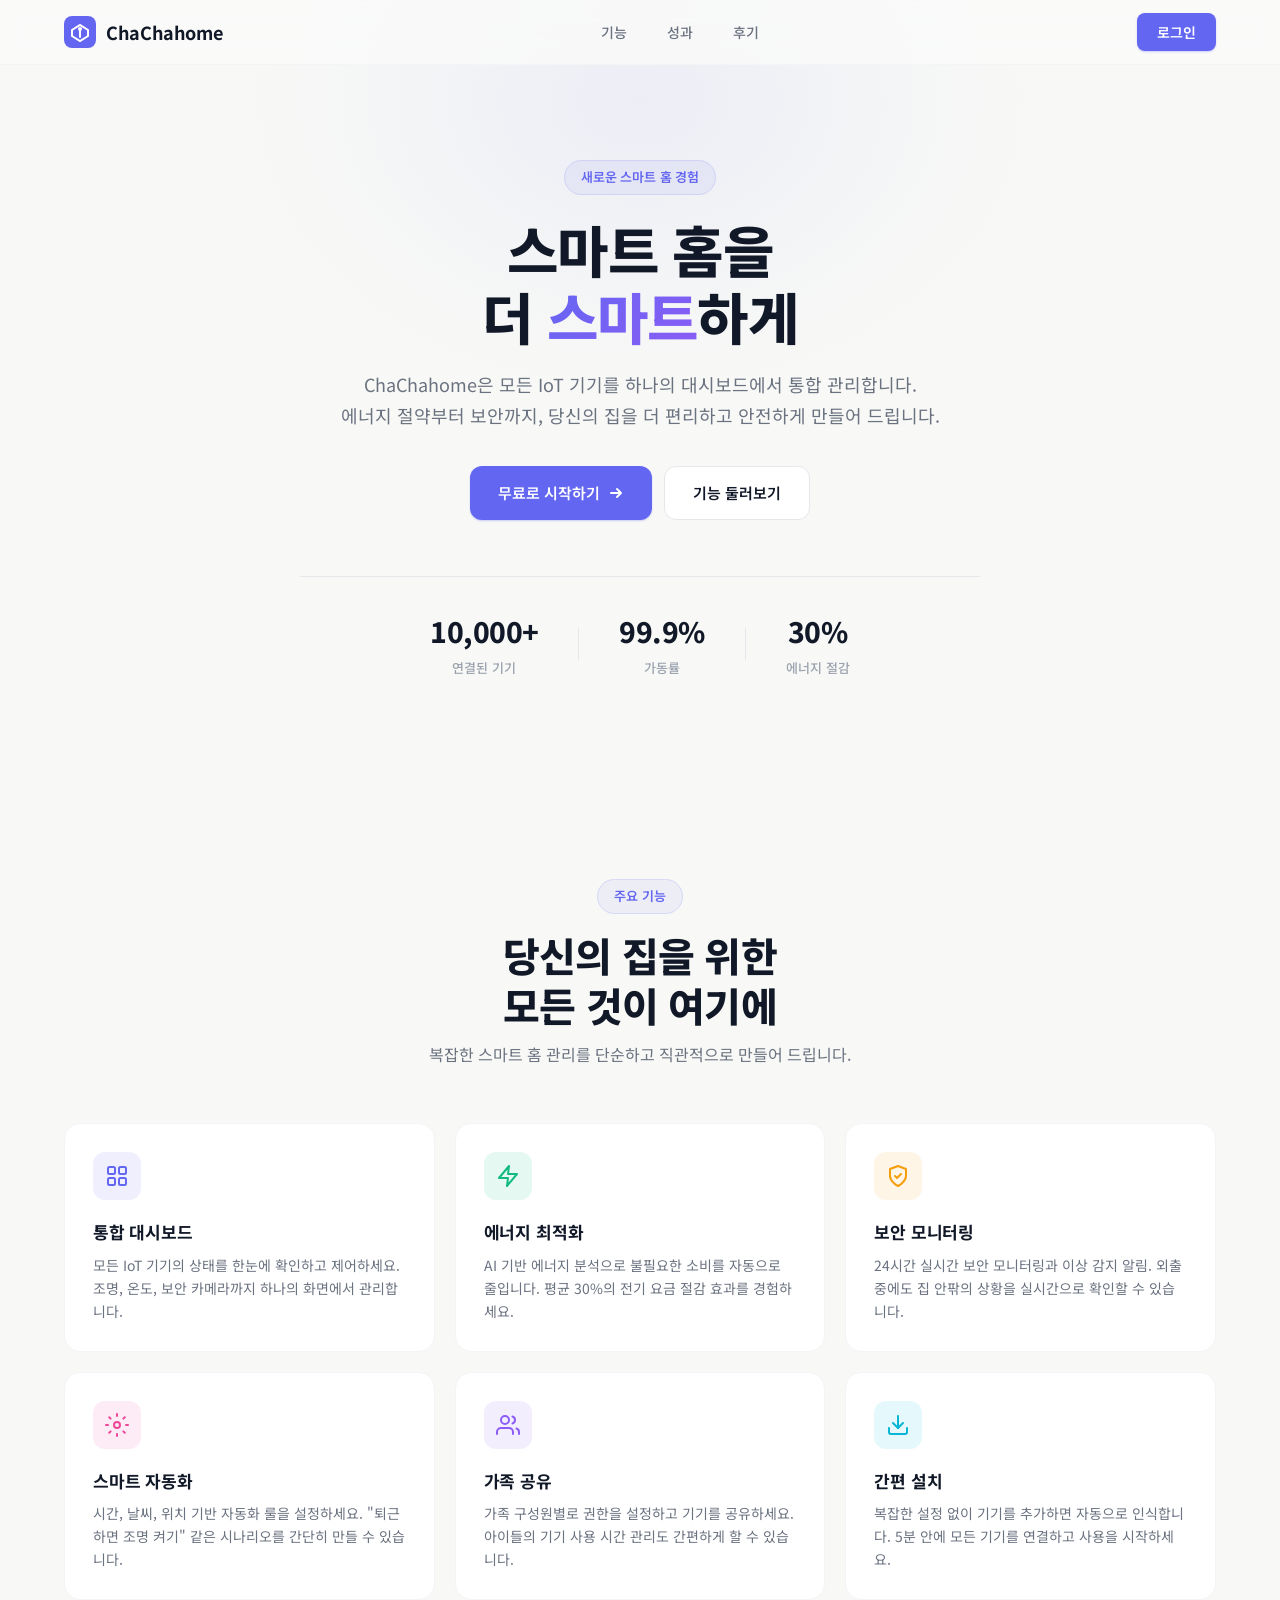
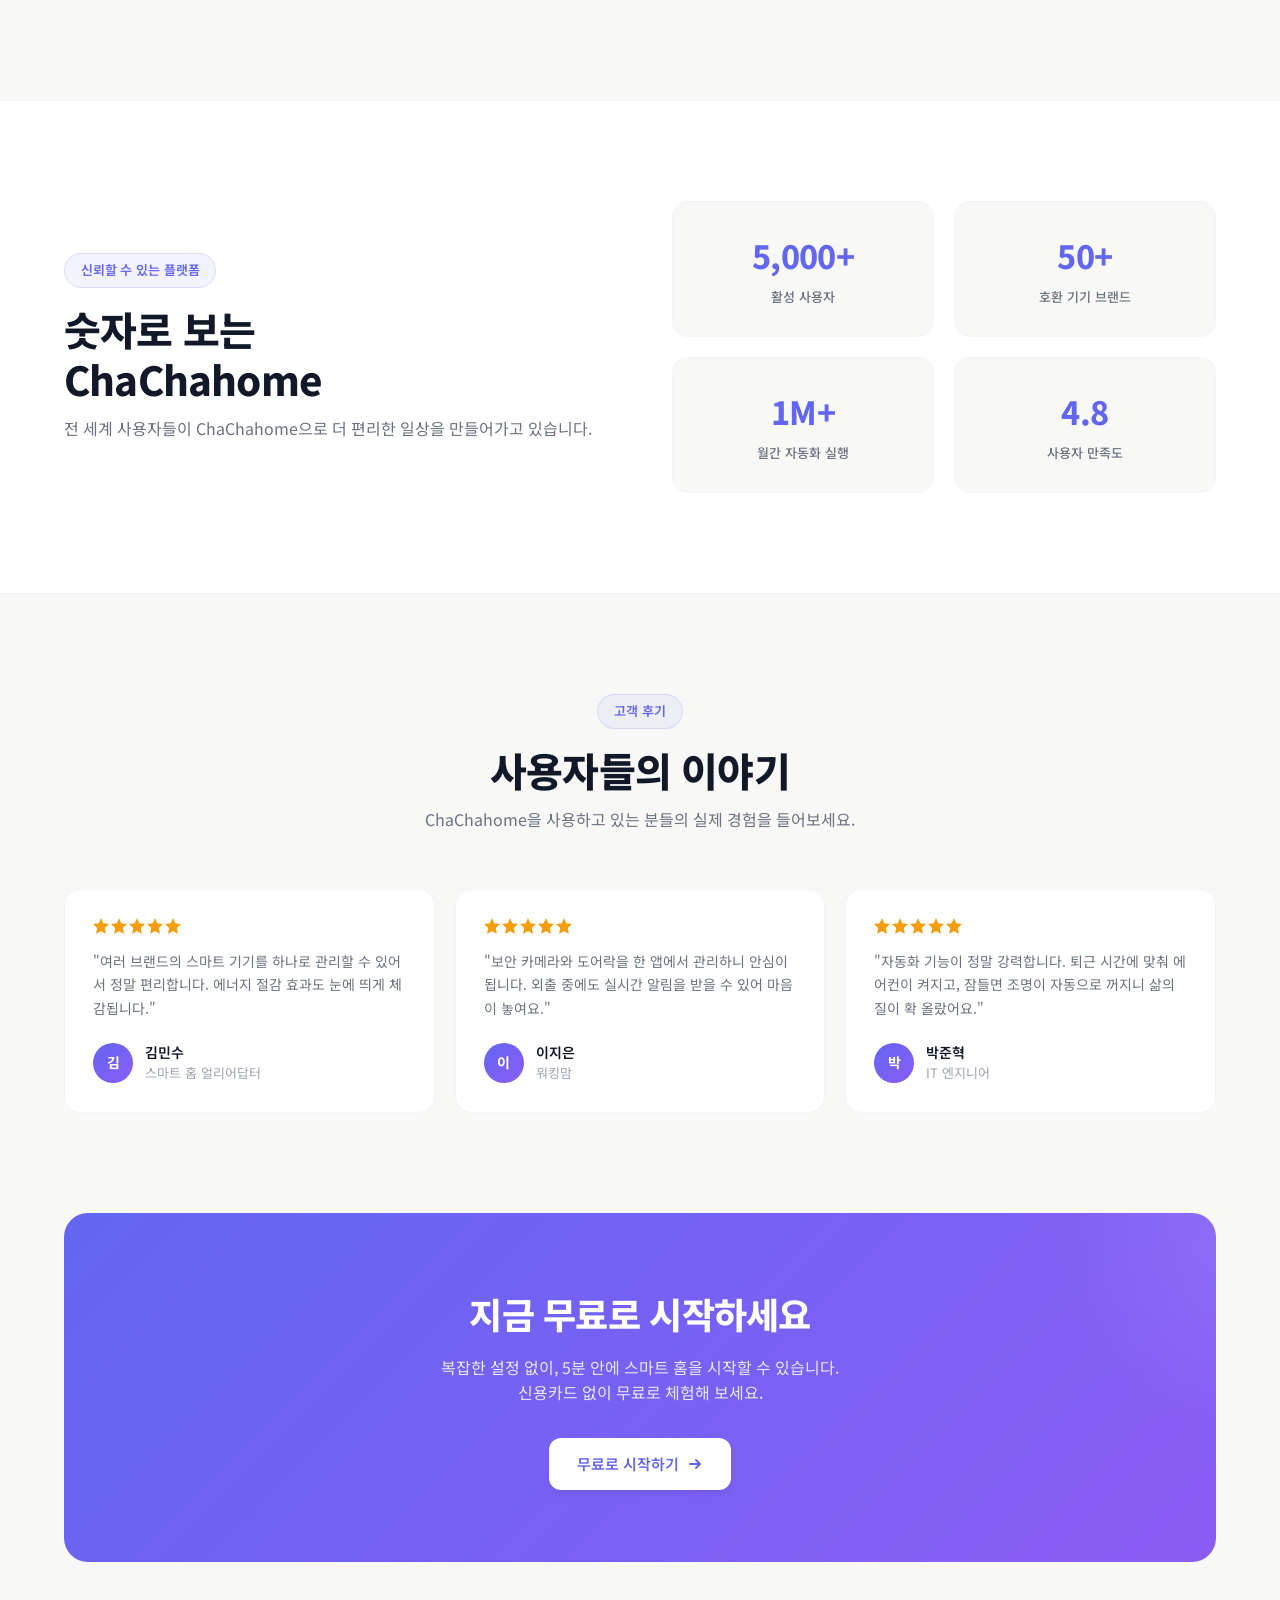
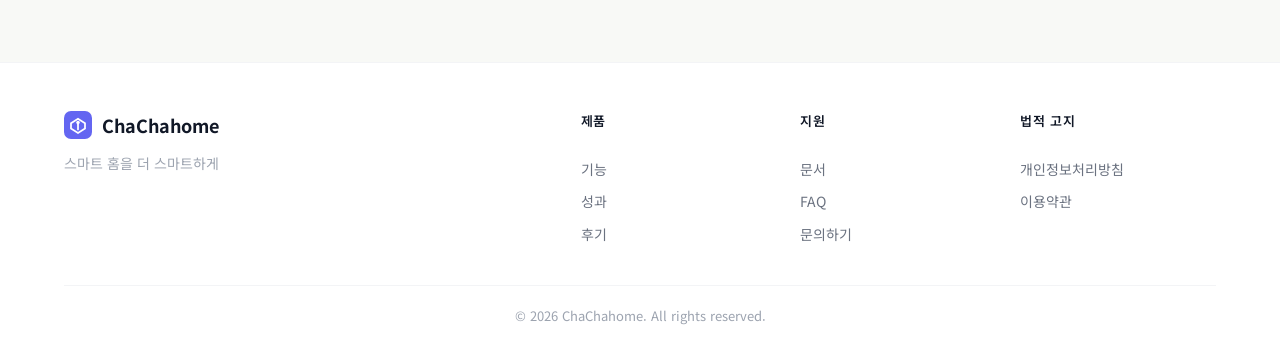
<file: index.html>
<!DOCTYPE html>
<html lang="ko">
<head>
  <meta charset="UTF-8">
  <meta name="viewport" content="width=device-width, initial-scale=1.0">
  <title>ChaChahome - 스마트 홈을 더 스마트하게</title>
  <meta name="description" content="ChaChahome은 IoT 기기를 통합 관리하고, 에너지를 절약하며, 집을 더 편리하게 만들어주는 스마트 홈 플랫폼입니다.">
  <link rel="preconnect" href="https://fonts.googleapis.com">
  <link rel="preconnect" href="https://fonts.gstatic.com" crossorigin>
  <link href="https://fonts.googleapis.com/css2?family=Noto+Sans+KR:wght@400;500;600;700;800&display=swap" rel="stylesheet">
  <link rel="stylesheet" href="css/style.css">
</head>
<body>
  <!-- Navbar -->
  <nav class="navbar" id="navbar">
    <div class="container navbar-inner">
      <a href="/" class="logo">
        <svg class="logo-icon" width="32" height="32" viewBox="0 0 32 32" fill="none">
          <rect width="32" height="32" rx="8" fill="url(#logo-grad)"/>
          <path d="M8 20V14L16 9L24 14V20L16 25L8 20Z" stroke="white" stroke-width="2" fill="none"/>
          <path d="M16 15V21" stroke="white" stroke-width="2" stroke-linecap="round"/>
          <circle cx="16" cy="13" r="2" fill="white"/>
          <defs>
            <linearGradient id="logo-grad" x1="0" y1="0" x2="32" y2="32">
              <stop stop-color="#6366F1"/>
              <stop offset="1" stop-color="#8B5CF6"/>
            </linearGradient>
          </defs>
        </svg>
        <span class="logo-text">ChaChahome</span>
      </a>
      <div class="nav-links" id="navLinks">
        <a href="#features" class="nav-link">기능</a>
        <a href="#stats" class="nav-link">성과</a>
        <a href="#testimonials" class="nav-link">후기</a>
      </div>
      <div class="nav-actions">
        <a href="/oauth2/sign_in" class="btn btn-primary btn-sm">로그인</a>
        <button class="mobile-menu-btn" id="mobileMenuBtn" aria-label="메뉴 열기">
          <span></span>
          <span></span>
          <span></span>
        </button>
      </div>
    </div>
  </nav>

  <!-- Hero -->
  <section class="hero">
    <div class="container">
      <div class="hero-content">
        <span class="badge">새로운 스마트 홈 경험</span>
        <h1 class="hero-title">
          스마트 홈을<br>
          더 <span class="text-gradient">스마트</span>하게
        </h1>
        <p class="hero-desc">
          ChaChahome은 모든 IoT 기기를 하나의 대시보드에서 통합 관리합니다.<br class="desktop-only">
          에너지 절약부터 보안까지, 당신의 집을 더 편리하고 안전하게 만들어 드립니다.
        </p>
        <div class="hero-actions">
          <a href="/oauth2/sign_in" class="btn btn-primary btn-lg">
            무료로 시작하기
            <svg width="16" height="16" viewBox="0 0 16 16" fill="none">
              <path d="M3 8H13M13 8L9 4M13 8L9 12" stroke="currentColor" stroke-width="2" stroke-linecap="round" stroke-linejoin="round"/>
            </svg>
          </a>
          <a href="#features" class="btn btn-outline btn-lg">기능 둘러보기</a>
        </div>
        <div class="hero-stats">
          <div class="stat">
            <span class="stat-number">10,000+</span>
            <span class="stat-label">연결된 기기</span>
          </div>
          <div class="stat-divider"></div>
          <div class="stat">
            <span class="stat-number">99.9%</span>
            <span class="stat-label">가동률</span>
          </div>
          <div class="stat-divider"></div>
          <div class="stat">
            <span class="stat-number">30%</span>
            <span class="stat-label">에너지 절감</span>
          </div>
        </div>
      </div>
    </div>
    <div class="hero-bg-glow"></div>
  </section>

  <!-- Features -->
  <section class="features" id="features">
    <div class="container">
      <div class="section-header">
        <span class="badge">주요 기능</span>
        <h2 class="section-title">당신의 집을 위한<br>모든 것이 여기에</h2>
        <p class="section-desc">복잡한 스마트 홈 관리를 단순하고 직관적으로 만들어 드립니다.</p>
      </div>
      <div class="features-grid">
        <div class="feature-card">
          <div class="feature-icon" style="--icon-color: #6366F1; --icon-bg: rgba(99,102,241,0.1)">
            <svg width="24" height="24" viewBox="0 0 24 24" fill="none">
              <rect x="3" y="3" width="7" height="7" rx="1.5" stroke="currentColor" stroke-width="2"/>
              <rect x="14" y="3" width="7" height="7" rx="1.5" stroke="currentColor" stroke-width="2"/>
              <rect x="3" y="14" width="7" height="7" rx="1.5" stroke="currentColor" stroke-width="2"/>
              <rect x="14" y="14" width="7" height="7" rx="1.5" stroke="currentColor" stroke-width="2"/>
            </svg>
          </div>
          <h3 class="feature-title">통합 대시보드</h3>
          <p class="feature-desc">모든 IoT 기기의 상태를 한눈에 확인하고 제어하세요. 조명, 온도, 보안 카메라까지 하나의 화면에서 관리합니다.</p>
        </div>
        <div class="feature-card">
          <div class="feature-icon" style="--icon-color: #10B981; --icon-bg: rgba(16,185,129,0.1)">
            <svg width="24" height="24" viewBox="0 0 24 24" fill="none">
              <path d="M13 2L3 14H12L11 22L21 10H12L13 2Z" stroke="currentColor" stroke-width="2" stroke-linecap="round" stroke-linejoin="round"/>
            </svg>
          </div>
          <h3 class="feature-title">에너지 최적화</h3>
          <p class="feature-desc">AI 기반 에너지 분석으로 불필요한 소비를 자동으로 줄입니다. 평균 30%의 전기 요금 절감 효과를 경험하세요.</p>
        </div>
        <div class="feature-card">
          <div class="feature-icon" style="--icon-color: #F59E0B; --icon-bg: rgba(245,158,11,0.1)">
            <svg width="24" height="24" viewBox="0 0 24 24" fill="none">
              <path d="M12 22C12 22 20 18 20 12V5L12 2L4 5V12C4 18 12 22 12 22Z" stroke="currentColor" stroke-width="2" stroke-linecap="round" stroke-linejoin="round"/>
              <path d="M9 12L11 14L15 10" stroke="currentColor" stroke-width="2" stroke-linecap="round" stroke-linejoin="round"/>
            </svg>
          </div>
          <h3 class="feature-title">보안 모니터링</h3>
          <p class="feature-desc">24시간 실시간 보안 모니터링과 이상 감지 알림. 외출 중에도 집 안팎의 상황을 실시간으로 확인할 수 있습니다.</p>
        </div>
        <div class="feature-card">
          <div class="feature-icon" style="--icon-color: #EC4899; --icon-bg: rgba(236,72,153,0.1)">
            <svg width="24" height="24" viewBox="0 0 24 24" fill="none">
              <circle cx="12" cy="12" r="3" stroke="currentColor" stroke-width="2"/>
              <path d="M12 1V3M12 21V23M4.22 4.22L5.64 5.64M18.36 18.36L19.78 19.78M1 12H3M21 12H23M4.22 19.78L5.64 18.36M18.36 5.64L19.78 4.22" stroke="currentColor" stroke-width="2" stroke-linecap="round"/>
            </svg>
          </div>
          <h3 class="feature-title">스마트 자동화</h3>
          <p class="feature-desc">시간, 날씨, 위치 기반 자동화 룰을 설정하세요. "퇴근하면 조명 켜기" 같은 시나리오를 간단히 만들 수 있습니다.</p>
        </div>
        <div class="feature-card">
          <div class="feature-icon" style="--icon-color: #8B5CF6; --icon-bg: rgba(139,92,246,0.1)">
            <svg width="24" height="24" viewBox="0 0 24 24" fill="none">
              <path d="M17 21V19C17 16.79 15.21 15 13 15H5C2.79 15 1 16.79 1 19V21" stroke="currentColor" stroke-width="2" stroke-linecap="round"/>
              <circle cx="9" cy="7" r="4" stroke="currentColor" stroke-width="2"/>
              <path d="M23 21V19C23 17.36 21.93 15.96 20.46 15.5" stroke="currentColor" stroke-width="2" stroke-linecap="round"/>
              <path d="M16.46 3.5C17.93 3.96 19 5.36 19 7C19 8.64 17.93 10.04 16.46 10.5" stroke="currentColor" stroke-width="2" stroke-linecap="round"/>
            </svg>
          </div>
          <h3 class="feature-title">가족 공유</h3>
          <p class="feature-desc">가족 구성원별로 권한을 설정하고 기기를 공유하세요. 아이들의 기기 사용 시간 관리도 간편하게 할 수 있습니다.</p>
        </div>
        <div class="feature-card">
          <div class="feature-icon" style="--icon-color: #06B6D4; --icon-bg: rgba(6,182,212,0.1)">
            <svg width="24" height="24" viewBox="0 0 24 24" fill="none">
              <path d="M21 15V19C21 20.1 20.1 21 19 21H5C3.9 21 3 20.1 3 19V15" stroke="currentColor" stroke-width="2" stroke-linecap="round" stroke-linejoin="round"/>
              <path d="M7 10L12 15L17 10" stroke="currentColor" stroke-width="2" stroke-linecap="round" stroke-linejoin="round"/>
              <path d="M12 15V3" stroke="currentColor" stroke-width="2" stroke-linecap="round"/>
            </svg>
          </div>
          <h3 class="feature-title">간편 설치</h3>
          <p class="feature-desc">복잡한 설정 없이 기기를 추가하면 자동으로 인식합니다. 5분 안에 모든 기기를 연결하고 사용을 시작하세요.</p>
        </div>
      </div>
    </div>
  </section>

  <!-- Stats -->
  <section class="stats-section" id="stats">
    <div class="container">
      <div class="stats-grid">
        <div class="stats-content">
          <span class="badge">신뢰할 수 있는 플랫폼</span>
          <h2 class="section-title">숫자로 보는<br>ChaChahome</h2>
          <p class="section-desc">전 세계 사용자들이 ChaChahome으로 더 편리한 일상을 만들어가고 있습니다.</p>
        </div>
        <div class="stats-numbers">
          <div class="stat-card">
            <span class="stat-card-number">5,000+</span>
            <span class="stat-card-label">활성 사용자</span>
          </div>
          <div class="stat-card">
            <span class="stat-card-number">50+</span>
            <span class="stat-card-label">호환 기기 브랜드</span>
          </div>
          <div class="stat-card">
            <span class="stat-card-number">1M+</span>
            <span class="stat-card-label">월간 자동화 실행</span>
          </div>
          <div class="stat-card">
            <span class="stat-card-number">4.8</span>
            <span class="stat-card-label">사용자 만족도</span>
          </div>
        </div>
      </div>
    </div>
  </section>

  <!-- Testimonials -->
  <section class="testimonials" id="testimonials">
    <div class="container">
      <div class="section-header">
        <span class="badge">고객 후기</span>
        <h2 class="section-title">사용자들의 이야기</h2>
        <p class="section-desc">ChaChahome을 사용하고 있는 분들의 실제 경험을 들어보세요.</p>
      </div>
      <div class="testimonials-grid">
        <div class="testimonial-card">
          <div class="testimonial-stars">
            <svg width="16" height="16" viewBox="0 0 16 16" fill="#F59E0B"><path d="M8 0L10.2 5.3L16 6.1L11.8 10L12.9 16L8 13.1L3.1 16L4.2 10L0 6.1L5.8 5.3L8 0Z"/></svg>
            <svg width="16" height="16" viewBox="0 0 16 16" fill="#F59E0B"><path d="M8 0L10.2 5.3L16 6.1L11.8 10L12.9 16L8 13.1L3.1 16L4.2 10L0 6.1L5.8 5.3L8 0Z"/></svg>
            <svg width="16" height="16" viewBox="0 0 16 16" fill="#F59E0B"><path d="M8 0L10.2 5.3L16 6.1L11.8 10L12.9 16L8 13.1L3.1 16L4.2 10L0 6.1L5.8 5.3L8 0Z"/></svg>
            <svg width="16" height="16" viewBox="0 0 16 16" fill="#F59E0B"><path d="M8 0L10.2 5.3L16 6.1L11.8 10L12.9 16L8 13.1L3.1 16L4.2 10L0 6.1L5.8 5.3L8 0Z"/></svg>
            <svg width="16" height="16" viewBox="0 0 16 16" fill="#F59E0B"><path d="M8 0L10.2 5.3L16 6.1L11.8 10L12.9 16L8 13.1L3.1 16L4.2 10L0 6.1L5.8 5.3L8 0Z"/></svg>
          </div>
          <p class="testimonial-text">"여러 브랜드의 스마트 기기를 하나로 관리할 수 있어서 정말 편리합니다. 에너지 절감 효과도 눈에 띄게 체감됩니다."</p>
          <div class="testimonial-author">
            <div class="testimonial-avatar">김</div>
            <div>
              <div class="testimonial-name">김민수</div>
              <div class="testimonial-role">스마트 홈 얼리어답터</div>
            </div>
          </div>
        </div>
        <div class="testimonial-card">
          <div class="testimonial-stars">
            <svg width="16" height="16" viewBox="0 0 16 16" fill="#F59E0B"><path d="M8 0L10.2 5.3L16 6.1L11.8 10L12.9 16L8 13.1L3.1 16L4.2 10L0 6.1L5.8 5.3L8 0Z"/></svg>
            <svg width="16" height="16" viewBox="0 0 16 16" fill="#F59E0B"><path d="M8 0L10.2 5.3L16 6.1L11.8 10L12.9 16L8 13.1L3.1 16L4.2 10L0 6.1L5.8 5.3L8 0Z"/></svg>
            <svg width="16" height="16" viewBox="0 0 16 16" fill="#F59E0B"><path d="M8 0L10.2 5.3L16 6.1L11.8 10L12.9 16L8 13.1L3.1 16L4.2 10L0 6.1L5.8 5.3L8 0Z"/></svg>
            <svg width="16" height="16" viewBox="0 0 16 16" fill="#F59E0B"><path d="M8 0L10.2 5.3L16 6.1L11.8 10L12.9 16L8 13.1L3.1 16L4.2 10L0 6.1L5.8 5.3L8 0Z"/></svg>
            <svg width="16" height="16" viewBox="0 0 16 16" fill="#F59E0B"><path d="M8 0L10.2 5.3L16 6.1L11.8 10L12.9 16L8 13.1L3.1 16L4.2 10L0 6.1L5.8 5.3L8 0Z"/></svg>
          </div>
          <p class="testimonial-text">"보안 카메라와 도어락을 한 앱에서 관리하니 안심이 됩니다. 외출 중에도 실시간 알림을 받을 수 있어 마음이 놓여요."</p>
          <div class="testimonial-author">
            <div class="testimonial-avatar">이</div>
            <div>
              <div class="testimonial-name">이지은</div>
              <div class="testimonial-role">워킹맘</div>
            </div>
          </div>
        </div>
        <div class="testimonial-card">
          <div class="testimonial-stars">
            <svg width="16" height="16" viewBox="0 0 16 16" fill="#F59E0B"><path d="M8 0L10.2 5.3L16 6.1L11.8 10L12.9 16L8 13.1L3.1 16L4.2 10L0 6.1L5.8 5.3L8 0Z"/></svg>
            <svg width="16" height="16" viewBox="0 0 16 16" fill="#F59E0B"><path d="M8 0L10.2 5.3L16 6.1L11.8 10L12.9 16L8 13.1L3.1 16L4.2 10L0 6.1L5.8 5.3L8 0Z"/></svg>
            <svg width="16" height="16" viewBox="0 0 16 16" fill="#F59E0B"><path d="M8 0L10.2 5.3L16 6.1L11.8 10L12.9 16L8 13.1L3.1 16L4.2 10L0 6.1L5.8 5.3L8 0Z"/></svg>
            <svg width="16" height="16" viewBox="0 0 16 16" fill="#F59E0B"><path d="M8 0L10.2 5.3L16 6.1L11.8 10L12.9 16L8 13.1L3.1 16L4.2 10L0 6.1L5.8 5.3L8 0Z"/></svg>
            <svg width="16" height="16" viewBox="0 0 16 16" fill="#F59E0B"><path d="M8 0L10.2 5.3L16 6.1L11.8 10L12.9 16L8 13.1L3.1 16L4.2 10L0 6.1L5.8 5.3L8 0Z"/></svg>
          </div>
          <p class="testimonial-text">"자동화 기능이 정말 강력합니다. 퇴근 시간에 맞춰 에어컨이 켜지고, 잠들면 조명이 자동으로 꺼지니 삶의 질이 확 올랐어요."</p>
          <div class="testimonial-author">
            <div class="testimonial-avatar">박</div>
            <div>
              <div class="testimonial-name">박준혁</div>
              <div class="testimonial-role">IT 엔지니어</div>
            </div>
          </div>
        </div>
      </div>
    </div>
  </section>

  <!-- CTA -->
  <section class="cta">
    <div class="container">
      <div class="cta-card">
        <h2 class="cta-title">지금 무료로 시작하세요</h2>
        <p class="cta-desc">복잡한 설정 없이, 5분 안에 스마트 홈을 시작할 수 있습니다.<br>신용카드 없이 무료로 체험해 보세요.</p>
        <div class="cta-actions">
          <a href="/oauth2/sign_in" class="btn btn-white btn-lg">
            무료로 시작하기
            <svg width="16" height="16" viewBox="0 0 16 16" fill="none">
              <path d="M3 8H13M13 8L9 4M13 8L9 12" stroke="currentColor" stroke-width="2" stroke-linecap="round" stroke-linejoin="round"/>
            </svg>
          </a>
        </div>
      </div>
    </div>
  </section>

  <!-- Footer -->
  <footer class="footer">
    <div class="container">
      <div class="footer-inner">
        <div class="footer-brand">
          <a href="/" class="logo">
            <svg class="logo-icon" width="28" height="28" viewBox="0 0 32 32" fill="none">
              <rect width="32" height="32" rx="8" fill="url(#logo-grad2)"/>
              <path d="M8 20V14L16 9L24 14V20L16 25L8 20Z" stroke="white" stroke-width="2" fill="none"/>
              <path d="M16 15V21" stroke="white" stroke-width="2" stroke-linecap="round"/>
              <circle cx="16" cy="13" r="2" fill="white"/>
              <defs>
                <linearGradient id="logo-grad2" x1="0" y1="0" x2="32" y2="32">
                  <stop stop-color="#6366F1"/>
                  <stop offset="1" stop-color="#8B5CF6"/>
                </linearGradient>
              </defs>
            </svg>
            <span class="logo-text">ChaChahome</span>
          </a>
          <p class="footer-tagline">스마트 홈을 더 스마트하게</p>
        </div>
        <div class="footer-links">
          <div class="footer-col">
            <h4 class="footer-heading">제품</h4>
            <a href="#features" class="footer-link">기능</a>
            <a href="#stats" class="footer-link">성과</a>
            <a href="#testimonials" class="footer-link">후기</a>
          </div>
          <div class="footer-col">
            <h4 class="footer-heading">지원</h4>
            <a href="#" class="footer-link">문서</a>
            <a href="#" class="footer-link">FAQ</a>
            <a href="#" class="footer-link">문의하기</a>
          </div>
          <div class="footer-col">
            <h4 class="footer-heading">법적 고지</h4>
            <a href="#" class="footer-link">개인정보처리방침</a>
            <a href="#" class="footer-link">이용약관</a>
          </div>
        </div>
      </div>
      <div class="footer-bottom">
        <p>&copy; 2026 ChaChahome. All rights reserved.</p>
      </div>
    </div>
  </footer>

  <script src="js/main.js"></script>
</body>
</html>
</file>
<file: css/style.css>
/* ========================================
   ChaChahome - Landing Page Styles
   ======================================== */

/* --- Reset & Base --- */
*,
*::before,
*::after {
  margin: 0;
  padding: 0;
  box-sizing: border-box;
}

:root {
  --color-primary: #6366F1;
  --color-primary-dark: #4F46E5;
  --color-primary-light: #818CF8;
  --color-secondary: #8B5CF6;
  --color-bg: #F8F9F6;
  --color-surface: #FFFFFF;
  --color-text: #111827;
  --color-text-secondary: #6B7280;
  --color-text-tertiary: #9CA3AF;
  --color-border: #E5E7EB;
  --color-border-light: #F3F4F6;
  --font-family: 'Noto Sans KR', -apple-system, BlinkMacSystemFont, 'Segoe UI', sans-serif;
  --radius-sm: 8px;
  --radius-md: 12px;
  --radius-lg: 16px;
  --radius-xl: 24px;
  --shadow-sm: 0 1px 2px rgba(0,0,0,0.05);
  --shadow-md: 0 4px 6px -1px rgba(0,0,0,0.07), 0 2px 4px -2px rgba(0,0,0,0.05);
  --shadow-lg: 0 10px 15px -3px rgba(0,0,0,0.08), 0 4px 6px -4px rgba(0,0,0,0.04);
  --shadow-xl: 0 20px 25px -5px rgba(0,0,0,0.08), 0 8px 10px -6px rgba(0,0,0,0.04);
  --transition: 0.2s ease;
}

html {
  scroll-behavior: smooth;
  -webkit-font-smoothing: antialiased;
  -moz-osx-font-smoothing: grayscale;
}

body {
  font-family: var(--font-family);
  color: var(--color-text);
  background: var(--color-bg);
  line-height: 1.6;
  overflow-x: hidden;
}

a {
  text-decoration: none;
  color: inherit;
}

img {
  max-width: 100%;
  display: block;
}

/* --- Layout --- */
.container {
  max-width: 1200px;
  margin: 0 auto;
  padding: 0 24px;
}

.desktop-only {
  display: none;
}

@media (min-width: 768px) {
  .desktop-only {
    display: inline;
  }
}

/* --- Components: Badge --- */
.badge {
  display: inline-block;
  padding: 6px 16px;
  font-size: 13px;
  font-weight: 600;
  color: var(--color-primary);
  background: rgba(99, 102, 241, 0.08);
  border: 1px solid rgba(99, 102, 241, 0.15);
  border-radius: 100px;
  letter-spacing: -0.01em;
}

/* --- Components: Button --- */
.btn {
  display: inline-flex;
  align-items: center;
  gap: 8px;
  font-family: var(--font-family);
  font-weight: 600;
  border: none;
  border-radius: var(--radius-sm);
  cursor: pointer;
  transition: all var(--transition);
  white-space: nowrap;
  text-decoration: none;
}

.btn-sm {
  padding: 8px 20px;
  font-size: 14px;
}

.btn-lg {
  padding: 14px 28px;
  font-size: 15px;
  border-radius: var(--radius-md);
}

.btn-primary {
  color: #fff;
  background: var(--color-primary);
  box-shadow: 0 1px 2px rgba(99, 102, 241, 0.3);
}

.btn-primary:hover {
  background: var(--color-primary-dark);
  box-shadow: 0 4px 12px rgba(99, 102, 241, 0.35);
  transform: translateY(-1px);
}

.btn-outline {
  color: var(--color-text);
  background: var(--color-surface);
  border: 1px solid var(--color-border);
}

.btn-outline:hover {
  border-color: var(--color-text-tertiary);
  background: var(--color-border-light);
}

.btn-white {
  color: var(--color-primary);
  background: #fff;
  box-shadow: var(--shadow-md);
}

.btn-white:hover {
  background: #F5F3FF;
  transform: translateY(-1px);
  box-shadow: var(--shadow-lg);
}

/* --- Text Gradient --- */
.text-gradient {
  background: linear-gradient(135deg, var(--color-primary), var(--color-secondary));
  -webkit-background-clip: text;
  -webkit-text-fill-color: transparent;
  background-clip: text;
}

/* --- Navbar --- */
.navbar {
  position: fixed;
  top: 0;
  left: 0;
  right: 0;
  z-index: 1000;
  background: rgba(250, 250, 250, 0.8);
  backdrop-filter: blur(12px);
  -webkit-backdrop-filter: blur(12px);
  border-bottom: 1px solid var(--color-border-light);
  transition: box-shadow var(--transition);
}

.navbar.scrolled {
  box-shadow: var(--shadow-sm);
}

.navbar-inner {
  display: flex;
  align-items: center;
  justify-content: space-between;
  height: 64px;
}

.logo {
  display: flex;
  align-items: center;
  gap: 10px;
}

.logo-icon {
  flex-shrink: 0;
}

.logo-text {
  font-size: 18px;
  font-weight: 700;
  color: var(--color-text);
  letter-spacing: -0.02em;
}

.nav-links {
  display: none;
  gap: 8px;
}

@media (min-width: 768px) {
  .nav-links {
    display: flex;
  }
}

.nav-link {
  padding: 8px 16px;
  font-size: 14px;
  font-weight: 500;
  color: var(--color-text-secondary);
  border-radius: var(--radius-sm);
  transition: all var(--transition);
}

.nav-link:hover {
  color: var(--color-text);
  background: var(--color-border-light);
}

.nav-actions {
  display: flex;
  align-items: center;
  gap: 12px;
}

/* --- Mobile Menu Button --- */
.mobile-menu-btn {
  display: flex;
  flex-direction: column;
  justify-content: center;
  gap: 5px;
  width: 36px;
  height: 36px;
  padding: 6px;
  background: none;
  border: none;
  cursor: pointer;
  border-radius: var(--radius-sm);
  transition: background var(--transition);
}

.mobile-menu-btn:hover {
  background: var(--color-border-light);
}

@media (min-width: 768px) {
  .mobile-menu-btn {
    display: none;
  }
}

.mobile-menu-btn span {
  display: block;
  width: 100%;
  height: 2px;
  background: var(--color-text);
  border-radius: 2px;
  transition: all 0.3s ease;
}

.mobile-menu-btn.active span:nth-child(1) {
  transform: translateY(7px) rotate(45deg);
}

.mobile-menu-btn.active span:nth-child(2) {
  opacity: 0;
}

.mobile-menu-btn.active span:nth-child(3) {
  transform: translateY(-7px) rotate(-45deg);
}

/* --- Mobile Nav --- */
.nav-links.mobile-open {
  display: flex;
  flex-direction: column;
  position: absolute;
  top: 64px;
  left: 0;
  right: 0;
  background: var(--color-surface);
  border-bottom: 1px solid var(--color-border);
  padding: 12px 24px 20px;
  box-shadow: var(--shadow-lg);
  animation: slideDown 0.2s ease;
}

@keyframes slideDown {
  from {
    opacity: 0;
    transform: translateY(-8px);
  }
  to {
    opacity: 1;
    transform: translateY(0);
  }
}

.nav-links.mobile-open .nav-link {
  padding: 12px 16px;
  font-size: 15px;
}

/* --- Hero --- */
.hero {
  position: relative;
  padding: 120px 0 80px;
  overflow: hidden;
}

@media (min-width: 768px) {
  .hero {
    padding: 160px 0 100px;
  }
}

.hero-content {
  max-width: 680px;
  margin: 0 auto;
  text-align: center;
}

.hero-title {
  margin-top: 20px;
  font-size: 40px;
  font-weight: 800;
  line-height: 1.2;
  letter-spacing: -0.03em;
  color: var(--color-text);
}

@media (min-width: 768px) {
  .hero-title {
    font-size: 56px;
  }
}

.hero-desc {
  margin-top: 20px;
  font-size: 16px;
  line-height: 1.7;
  color: var(--color-text-secondary);
}

@media (min-width: 768px) {
  .hero-desc {
    font-size: 18px;
  }
}

.hero-actions {
  display: flex;
  gap: 12px;
  justify-content: center;
  margin-top: 36px;
  flex-wrap: wrap;
}

.hero-stats {
  display: flex;
  align-items: center;
  justify-content: center;
  gap: 24px;
  margin-top: 56px;
  padding-top: 32px;
  border-top: 1px solid var(--color-border);
}

@media (min-width: 768px) {
  .hero-stats {
    gap: 40px;
  }
}

.stat {
  display: flex;
  flex-direction: column;
  align-items: center;
  gap: 4px;
}

.stat-number {
  font-size: 24px;
  font-weight: 800;
  color: var(--color-text);
  letter-spacing: -0.02em;
}

@media (min-width: 768px) {
  .stat-number {
    font-size: 28px;
  }
}

.stat-label {
  font-size: 13px;
  color: var(--color-text-tertiary);
  font-weight: 500;
}

.stat-divider {
  width: 1px;
  height: 32px;
  background: var(--color-border);
}

.hero-bg-glow {
  position: absolute;
  top: -200px;
  left: 50%;
  transform: translateX(-50%);
  width: 800px;
  height: 600px;
  background: radial-gradient(ellipse, rgba(99, 102, 241, 0.08) 0%, transparent 70%);
  pointer-events: none;
  z-index: -1;
}

/* --- Section Shared --- */
.section-header {
  text-align: center;
  max-width: 560px;
  margin: 0 auto 56px;
}

.section-title {
  margin-top: 16px;
  font-size: 32px;
  font-weight: 800;
  line-height: 1.25;
  letter-spacing: -0.02em;
}

@media (min-width: 768px) {
  .section-title {
    font-size: 40px;
  }
}

.section-desc {
  margin-top: 12px;
  font-size: 16px;
  color: var(--color-text-secondary);
  line-height: 1.6;
}

/* --- Features --- */
.features {
  padding: 80px 0;
}

@media (min-width: 768px) {
  .features {
    padding: 100px 0;
  }
}

.features-grid {
  display: grid;
  grid-template-columns: 1fr;
  gap: 20px;
}

@media (min-width: 640px) {
  .features-grid {
    grid-template-columns: repeat(2, 1fr);
  }
}

@media (min-width: 1024px) {
  .features-grid {
    grid-template-columns: repeat(3, 1fr);
  }
}

.feature-card {
  padding: 28px;
  background: var(--color-surface);
  border: 1px solid var(--color-border-light);
  border-radius: var(--radius-lg);
  transition: all 0.3s ease;
}

.feature-card:hover {
  border-color: var(--color-border);
  box-shadow: var(--shadow-lg);
  transform: translateY(-2px);
}

.feature-icon {
  display: flex;
  align-items: center;
  justify-content: center;
  width: 48px;
  height: 48px;
  border-radius: var(--radius-md);
  color: var(--icon-color, var(--color-primary));
  background: var(--icon-bg, rgba(99,102,241,0.1));
}

.feature-title {
  margin-top: 18px;
  font-size: 17px;
  font-weight: 700;
  letter-spacing: -0.01em;
}

.feature-desc {
  margin-top: 8px;
  font-size: 14px;
  color: var(--color-text-secondary);
  line-height: 1.65;
}

/* --- Stats Section --- */
.stats-section {
  padding: 80px 0;
  background: var(--color-surface);
  border-top: 1px solid var(--color-border-light);
  border-bottom: 1px solid var(--color-border-light);
}

@media (min-width: 768px) {
  .stats-section {
    padding: 100px 0;
  }
}

.stats-grid {
  display: grid;
  grid-template-columns: 1fr;
  gap: 48px;
  align-items: center;
}

@media (min-width: 768px) {
  .stats-grid {
    grid-template-columns: 1fr 1fr;
    gap: 64px;
  }
}

.stats-content .section-title {
  text-align: left;
}

.stats-content .section-desc {
  text-align: left;
}

.stats-numbers {
  display: grid;
  grid-template-columns: repeat(2, 1fr);
  gap: 20px;
}

.stat-card {
  padding: 28px 24px;
  background: var(--color-bg);
  border: 1px solid var(--color-border-light);
  border-radius: var(--radius-lg);
  text-align: center;
  transition: all 0.3s ease;
}

.stat-card:hover {
  border-color: rgba(99, 102, 241, 0.2);
  box-shadow: var(--shadow-md);
}

.stat-card-number {
  display: block;
  font-size: 28px;
  font-weight: 800;
  color: var(--color-primary);
  letter-spacing: -0.02em;
}

@media (min-width: 768px) {
  .stat-card-number {
    font-size: 32px;
  }
}

.stat-card-label {
  display: block;
  margin-top: 6px;
  font-size: 13px;
  font-weight: 500;
  color: var(--color-text-secondary);
}

/* --- Testimonials --- */
.testimonials {
  padding: 80px 0;
}

@media (min-width: 768px) {
  .testimonials {
    padding: 100px 0;
  }
}

.testimonials-grid {
  display: grid;
  grid-template-columns: 1fr;
  gap: 20px;
}

@media (min-width: 768px) {
  .testimonials-grid {
    grid-template-columns: repeat(3, 1fr);
  }
}

.testimonial-card {
  padding: 28px;
  background: var(--color-surface);
  border: 1px solid var(--color-border-light);
  border-radius: var(--radius-lg);
  transition: all 0.3s ease;
}

.testimonial-card:hover {
  border-color: var(--color-border);
  box-shadow: var(--shadow-md);
}

.testimonial-stars {
  display: flex;
  gap: 2px;
  margin-bottom: 16px;
}

.testimonial-text {
  font-size: 14px;
  line-height: 1.7;
  color: var(--color-text-secondary);
  margin-bottom: 20px;
}

.testimonial-author {
  display: flex;
  align-items: center;
  gap: 12px;
}

.testimonial-avatar {
  width: 40px;
  height: 40px;
  border-radius: 50%;
  background: linear-gradient(135deg, var(--color-primary), var(--color-secondary));
  color: #fff;
  display: flex;
  align-items: center;
  justify-content: center;
  font-size: 14px;
  font-weight: 700;
  flex-shrink: 0;
}

.testimonial-name {
  font-size: 14px;
  font-weight: 600;
  color: var(--color-text);
}

.testimonial-role {
  font-size: 13px;
  color: var(--color-text-tertiary);
}

/* --- CTA --- */
.cta {
  padding: 0 0 80px;
}

@media (min-width: 768px) {
  .cta {
    padding: 0 0 100px;
  }
}

.cta-card {
  padding: 56px 32px;
  background: linear-gradient(135deg, var(--color-primary), var(--color-secondary));
  border-radius: var(--radius-xl);
  text-align: center;
  position: relative;
  overflow: hidden;
}

@media (min-width: 768px) {
  .cta-card {
    padding: 72px 48px;
  }
}

.cta-card::before {
  content: '';
  position: absolute;
  top: -50%;
  right: -20%;
  width: 400px;
  height: 400px;
  background: radial-gradient(circle, rgba(255,255,255,0.1) 0%, transparent 70%);
  pointer-events: none;
}

.cta-title {
  font-size: 28px;
  font-weight: 800;
  color: #fff;
  letter-spacing: -0.02em;
}

@media (min-width: 768px) {
  .cta-title {
    font-size: 36px;
  }
}

.cta-desc {
  margin-top: 12px;
  font-size: 15px;
  color: rgba(255, 255, 255, 0.85);
  line-height: 1.6;
}

@media (min-width: 768px) {
  .cta-desc {
    font-size: 16px;
  }
}

.cta-actions {
  margin-top: 32px;
}

/* --- Footer --- */
.footer {
  padding: 48px 0 0;
  background: var(--color-surface);
  border-top: 1px solid var(--color-border-light);
}

.footer-inner {
  display: grid;
  grid-template-columns: 1fr;
  gap: 40px;
  padding-bottom: 40px;
}

@media (min-width: 768px) {
  .footer-inner {
    grid-template-columns: 1.5fr 2fr;
  }
}

.footer-tagline {
  margin-top: 12px;
  font-size: 14px;
  color: var(--color-text-tertiary);
}

.footer-links {
  display: grid;
  grid-template-columns: repeat(3, 1fr);
  gap: 24px;
}

.footer-heading {
  font-size: 13px;
  font-weight: 600;
  color: var(--color-text);
  text-transform: uppercase;
  letter-spacing: 0.05em;
  margin-bottom: 16px;
}

.footer-col {
  display: flex;
  flex-direction: column;
  gap: 10px;
}

.footer-link {
  font-size: 14px;
  color: var(--color-text-secondary);
  transition: color var(--transition);
}

.footer-link:hover {
  color: var(--color-primary);
}

.footer-bottom {
  padding: 20px 0;
  border-top: 1px solid var(--color-border-light);
  text-align: center;
}

.footer-bottom p {
  font-size: 13px;
  color: var(--color-text-tertiary);
}
</file>
